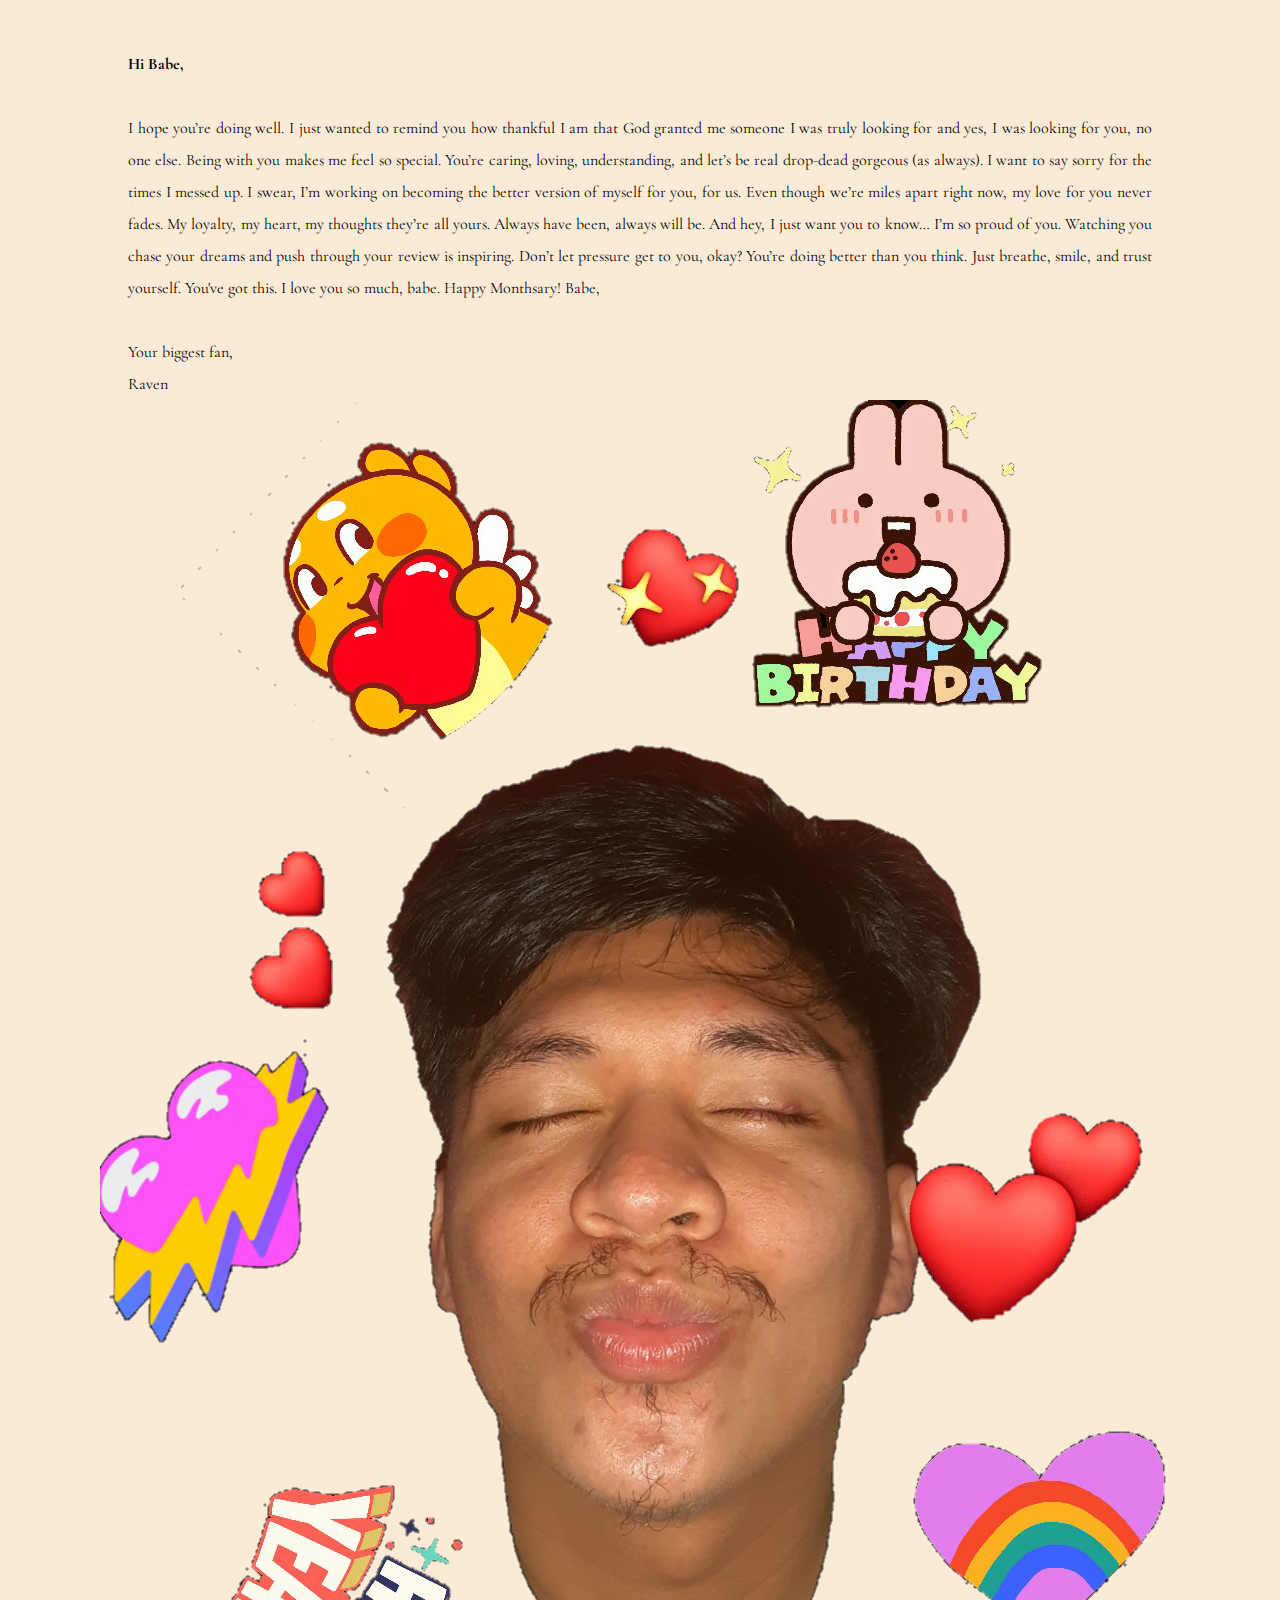
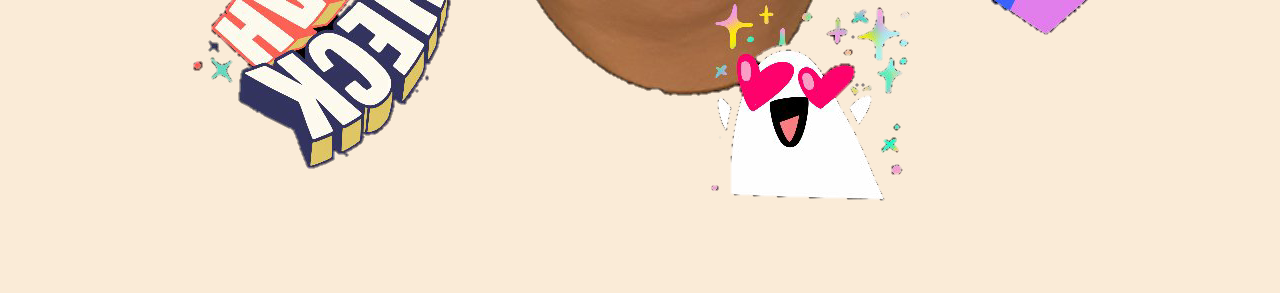
<file: last.html>
<!DOCTYPE html>
<html lang="en">
<head>
    <meta charset="UTF-8">
    <meta name="viewport" content="width=device-width, initial-scale=1.0">
    <title>Document</title>
    <link href="https://fonts.googleapis.com/css2?family=Cormorant+Garamond:wght@400;500;600;700&display=swap" rel="stylesheet">
    <link rel="stylesheet" href="style.css">
</head>
<body>
    <div class="last-content">
        <P><b>Hi Babe,</b> <br><br>
I hope you’re doing well. I just wanted to remind you how thankful I am that God granted me someone I was truly looking for and yes, I was looking for you, no one else.

Being with you makes me feel so special. You’re caring, loving, understanding, and let’s be real drop-dead gorgeous (as always).

I want to say sorry for the times I messed up. I swear, I’m working on becoming the better version of myself for you, for us.

Even though we’re miles apart right now, my love for you never fades. My loyalty, my heart, my thoughts they’re all yours. Always have been, always will be.

And hey, I just want you to know… I’m so proud of you. Watching you chase your dreams and push through your review is inspiring. Don’t let pressure get to you, okay? You’re doing better than you think. Just breathe, smile, and trust yourself. You've got this.

I love you so much, babe.
Happy Monthsary! 

Babe, <br><br>
Your biggest fan,<br>Raven </P>
        <div class="last-image-container">
        <img src="images/1753357037878.png" alt="">
    </div>
    </div>
    
</body>
</html>
</file>
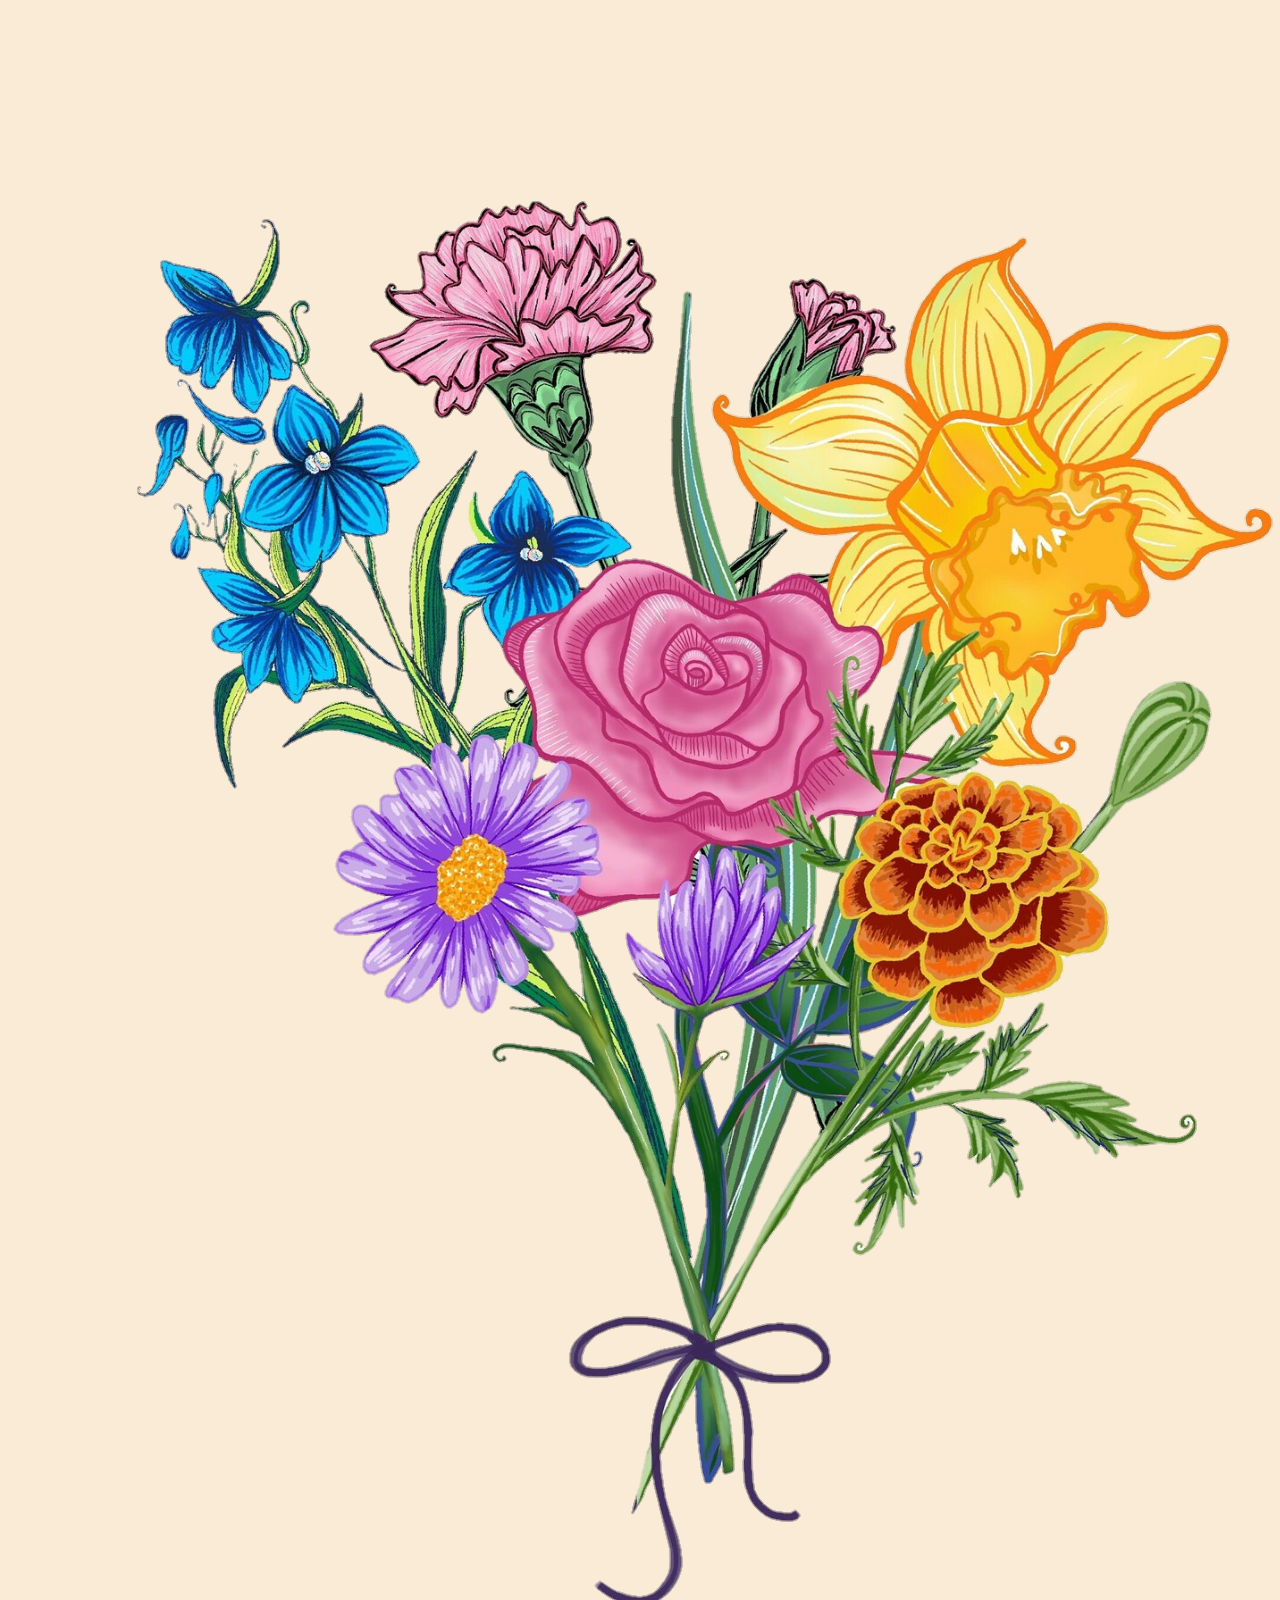
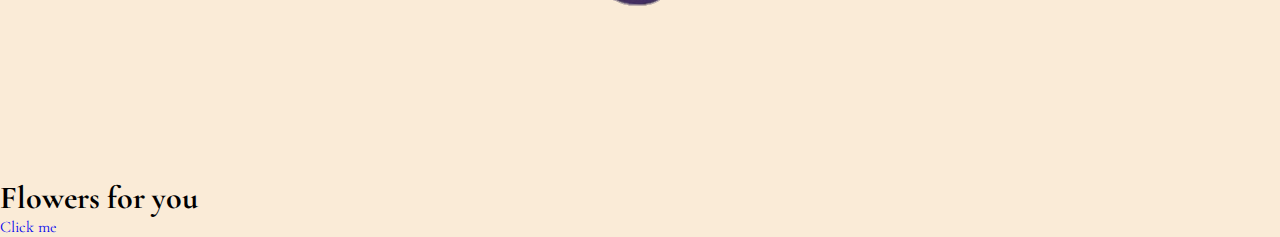
<file: page-one.html>
<!DOCTYPE html>
<html lang="en">
<head>
    <meta charset="UTF-8">
    <meta name="viewport" content="width=device-width, initial-scale=1.0">
    <title>Document</title>
    <link href="https://fonts.googleapis.com/css2?family=Cormorant+Garamond:wght@400;500;600;700&display=swap" rel="stylesheet">
    <link rel="stylesheet" href="style.css">
</head>
<body>
    <div class="page1-content">
        <div class="image-container">
            <img src="images/1753346672171.png" alt="">
            
        </div>
        <h1>Flowers for you</h1>
        <a href="page-two.html">Click me</a>
    </div>
    
</body>
</html>
</file>
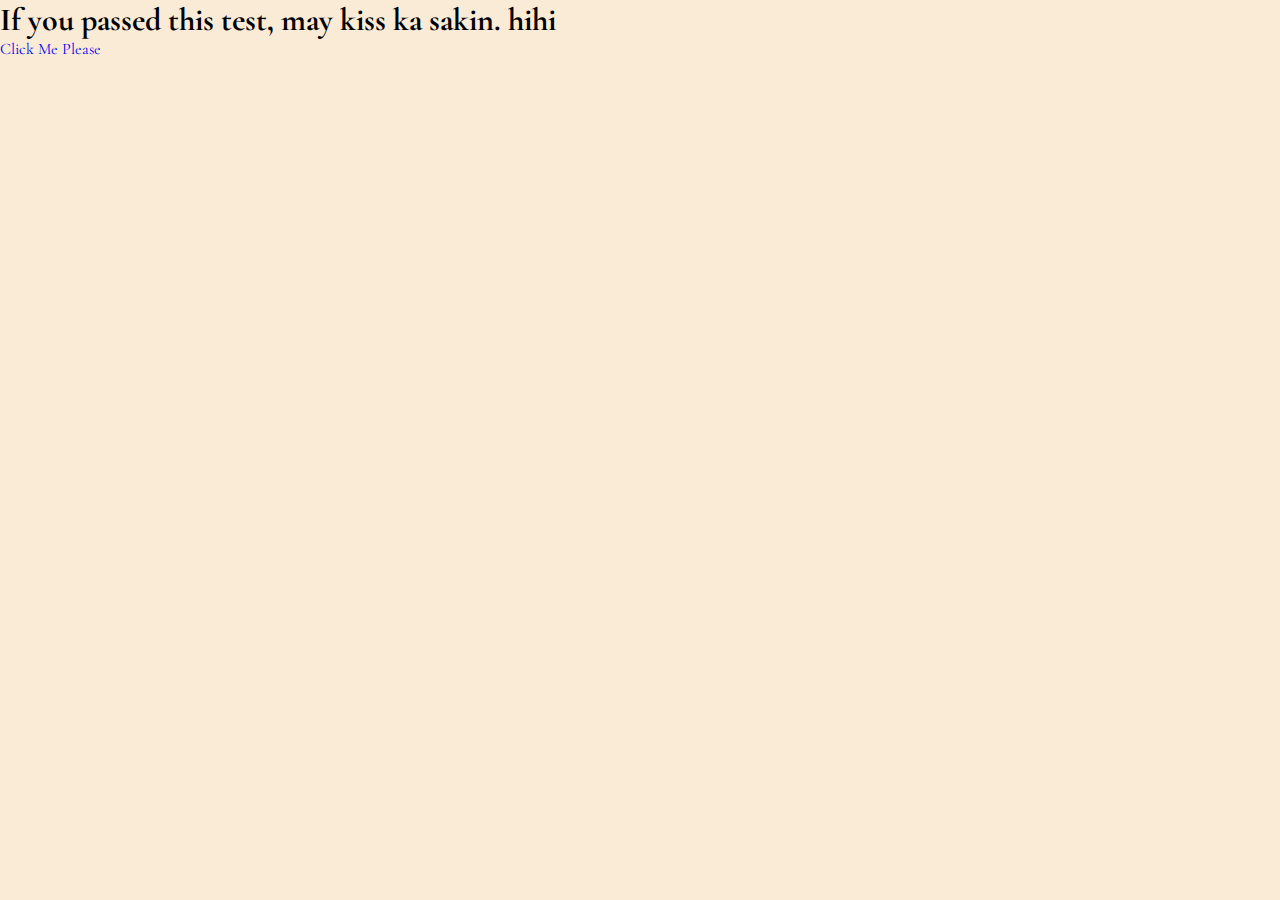
<file: page-two.html>
<!DOCTYPE html>
<html lang="en">
<head>
    <meta charset="UTF-8">
    <meta name="viewport" content="width=device-width, initial-scale=1.0">
    <title>Document</title>
    <link href="https://fonts.googleapis.com/css2?family=Cormorant+Garamond:wght@400;500;600;700&display=swap" rel="stylesheet">
    <link rel="stylesheet" href="style.css">
</head>
<body>
    <div class="page2-content">
        <h1>
            If you passed this test, may kiss ka sakin. hihi
        </h1>
        <a href="question1.html">Click Me Please</a>
    </div>
    
</body>
</html>
</file>
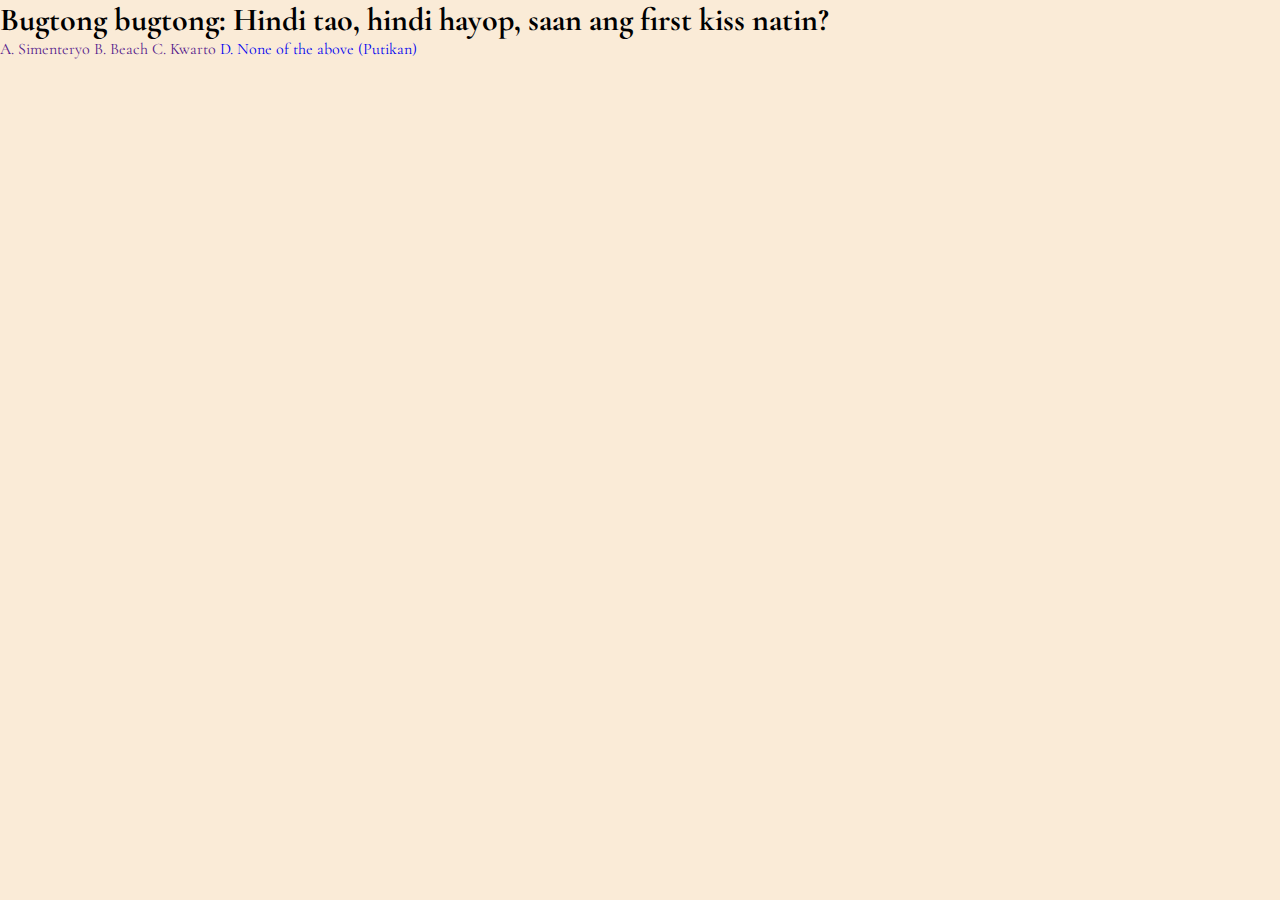
<file: question1.html>
<!DOCTYPE html>
<html lang="en">
<head>
    <meta charset="UTF-8">
    <meta name="viewport" content="width=device-width, initial-scale=1.0">
    <title>Document</title>
    <link href="https://fonts.googleapis.com/css2?family=Cormorant+Garamond:wght@400;500;600;700&display=swap" rel="stylesheet">
    <link rel="stylesheet" href="style.css">
</head>
<body>
    <div class="question-content">
        <h1>Bugtong bugtong: Hindi tao, hindi hayop, saan ang first kiss natin?</h1>
        <div class="choices">
            <a href="">A. Simenteryo</a>
            <a href="">B. Beach</a>
            <a href="">C. Kwarto</a>
            <a href="question2.html">D. None of the above (Putikan)</a>
        </div>
    </div>
</body>
</html>
</file>
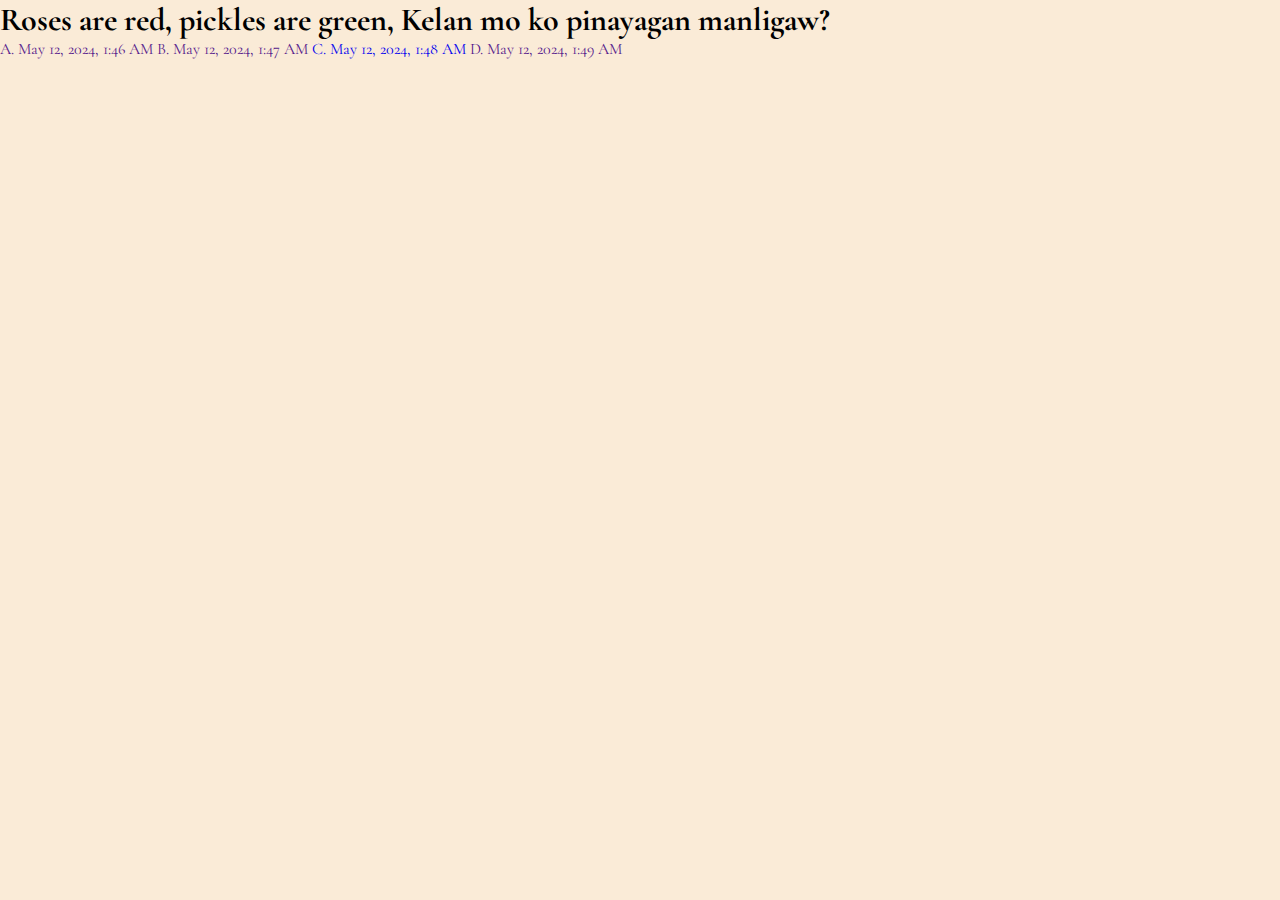
<file: question2.html>
<!DOCTYPE html>
<html lang="en">
<head>
    <meta charset="UTF-8">
    <meta name="viewport" content="width=device-width, initial-scale=1.0">
    <title>Document</title>
    <link href="https://fonts.googleapis.com/css2?family=Cormorant+Garamond:wght@400;500;600;700&display=swap" rel="stylesheet">
    <link rel="stylesheet" href="style.css">
</head>
<body>
    <div class="question-content">
        <h1>Roses are red, pickles are green, Kelan mo ko pinayagan manligaw?</h1>
        <div class="choices">
            <a href="">A. May 12, 2024, 1:46 AM</a>
            <a href="">B. May 12, 2024, 1:47 AM</a>
            <a href="question3.html">C. May 12, 2024, 1:48 AM</a>
            <a href="">D. May 12, 2024, 1:49 AM</a>
        </div>
    </div>
</body>
</html>
</file>
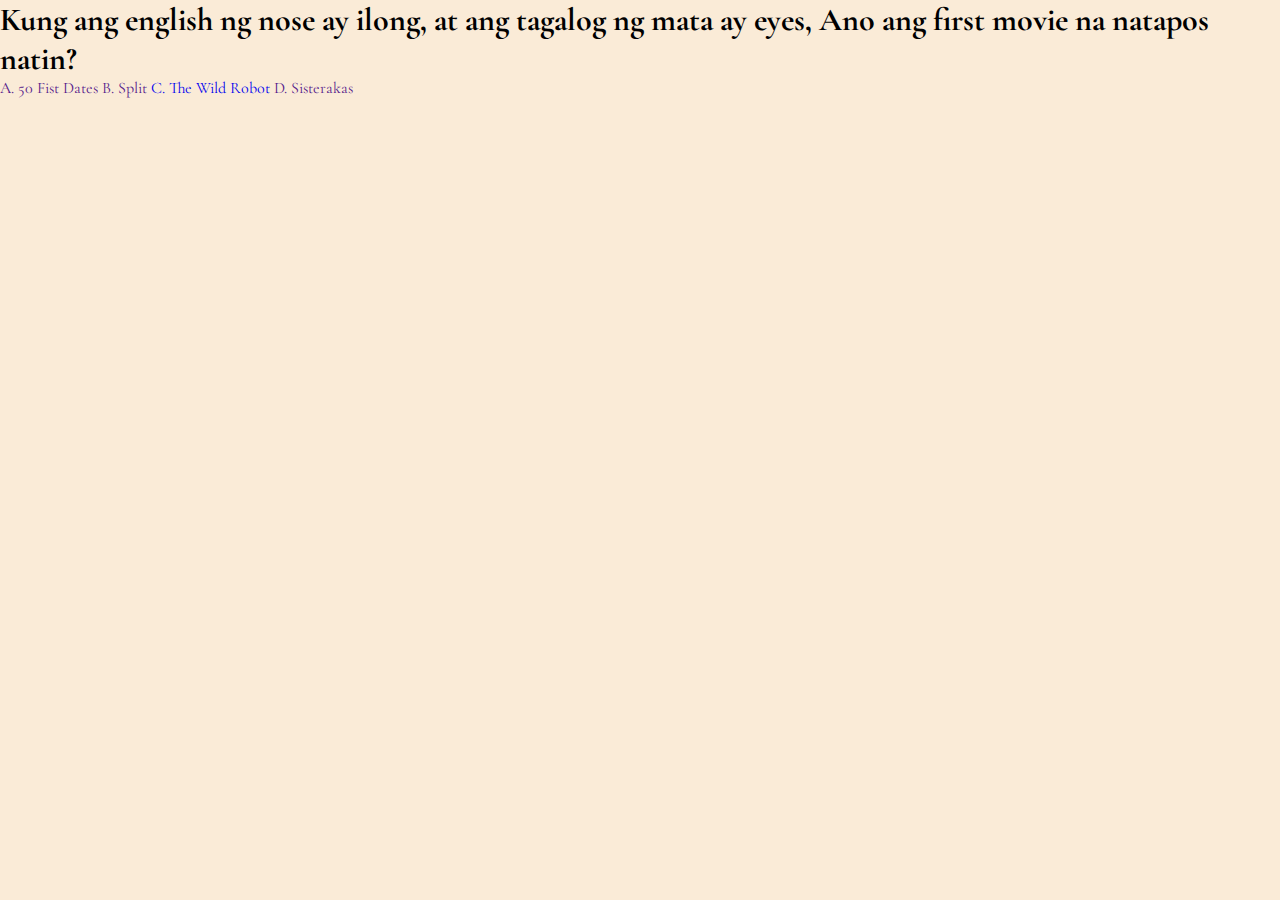
<file: question3.html>
<!DOCTYPE html>
<html lang="en">
<head>
    <meta charset="UTF-8">
    <meta name="viewport" content="width=device-width, initial-scale=1.0">
    <title>Document</title>
    <link href="https://fonts.googleapis.com/css2?family=Cormorant+Garamond:wght@400;500;600;700&display=swap" rel="stylesheet">
    <link rel="stylesheet" href="style.css">
</head>
<body>
    <div class="question-content">
        <h1>Kung ang english ng nose ay ilong, at ang tagalog ng mata ay eyes, Ano ang first movie na natapos natin?</h1>
        <div class="choices">
            <a href="">A. 50 Fist Dates</a>
            <a href="">B. Split</a>
            <a href="question4.html">C. The Wild Robot</a>
            <a href="">D. Sisterakas</a>
        </div>
    </div>
</body>
</html>
</file>
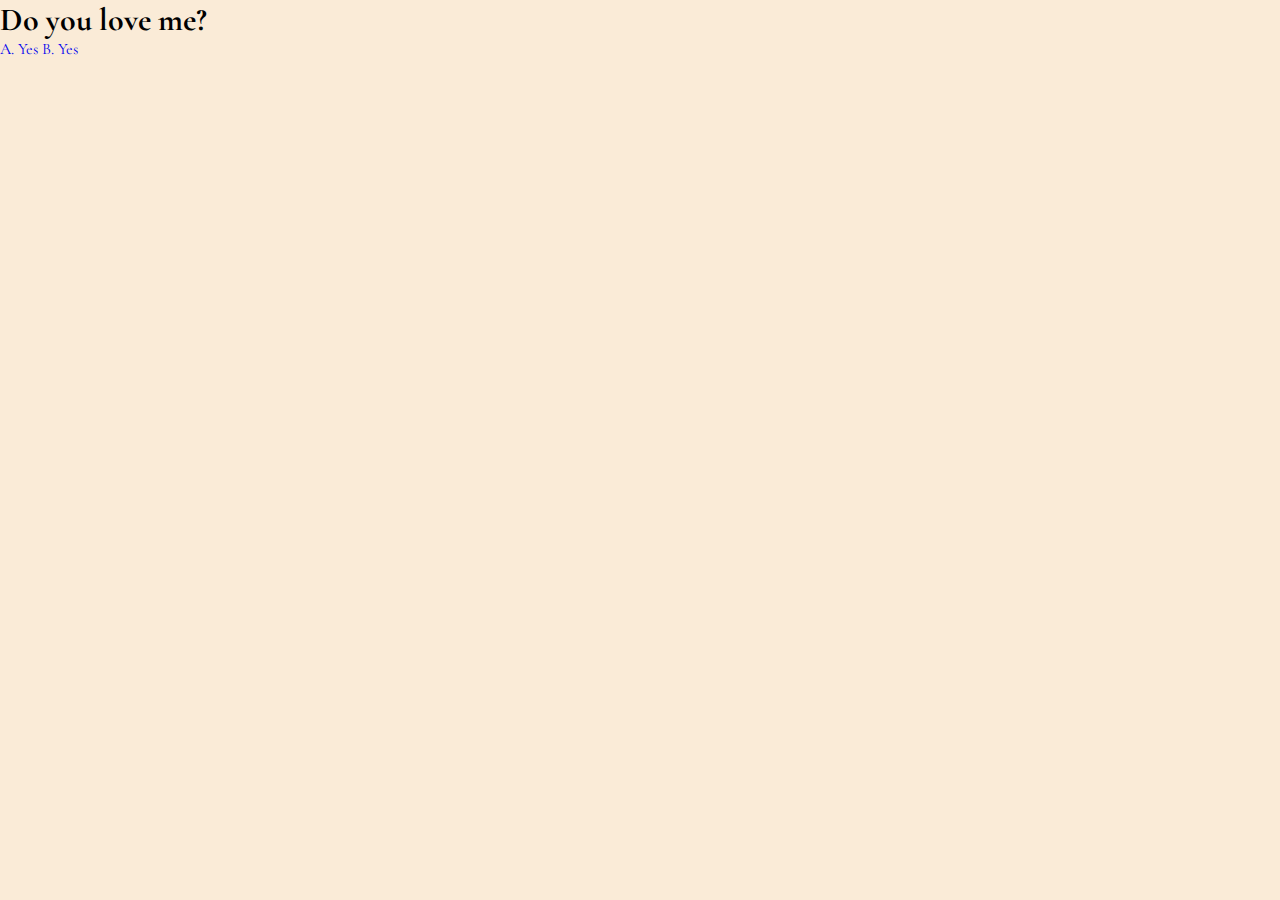
<file: question4.html>
<!DOCTYPE html>
<html lang="en">
<head>
    <meta charset="UTF-8">
    <meta name="viewport" content="width=device-width, initial-scale=1.0">
    <title>Document</title>
<link href="https://fonts.googleapis.com/css2?family=Cormorant+Garamond:wght@400;500;600;700&display=swap" rel="stylesheet">
    <link rel="stylesheet" href="style.css">
</head>
<body>
    <div class="question-content">
        <h1>Do you love me?</h1>
        <div class="choices">
            <a href="last.html">A. Yes</a>
            <a href="last.html">B. Yes</a>
            
        </div>
    </div>
</body>
</html>
</file>
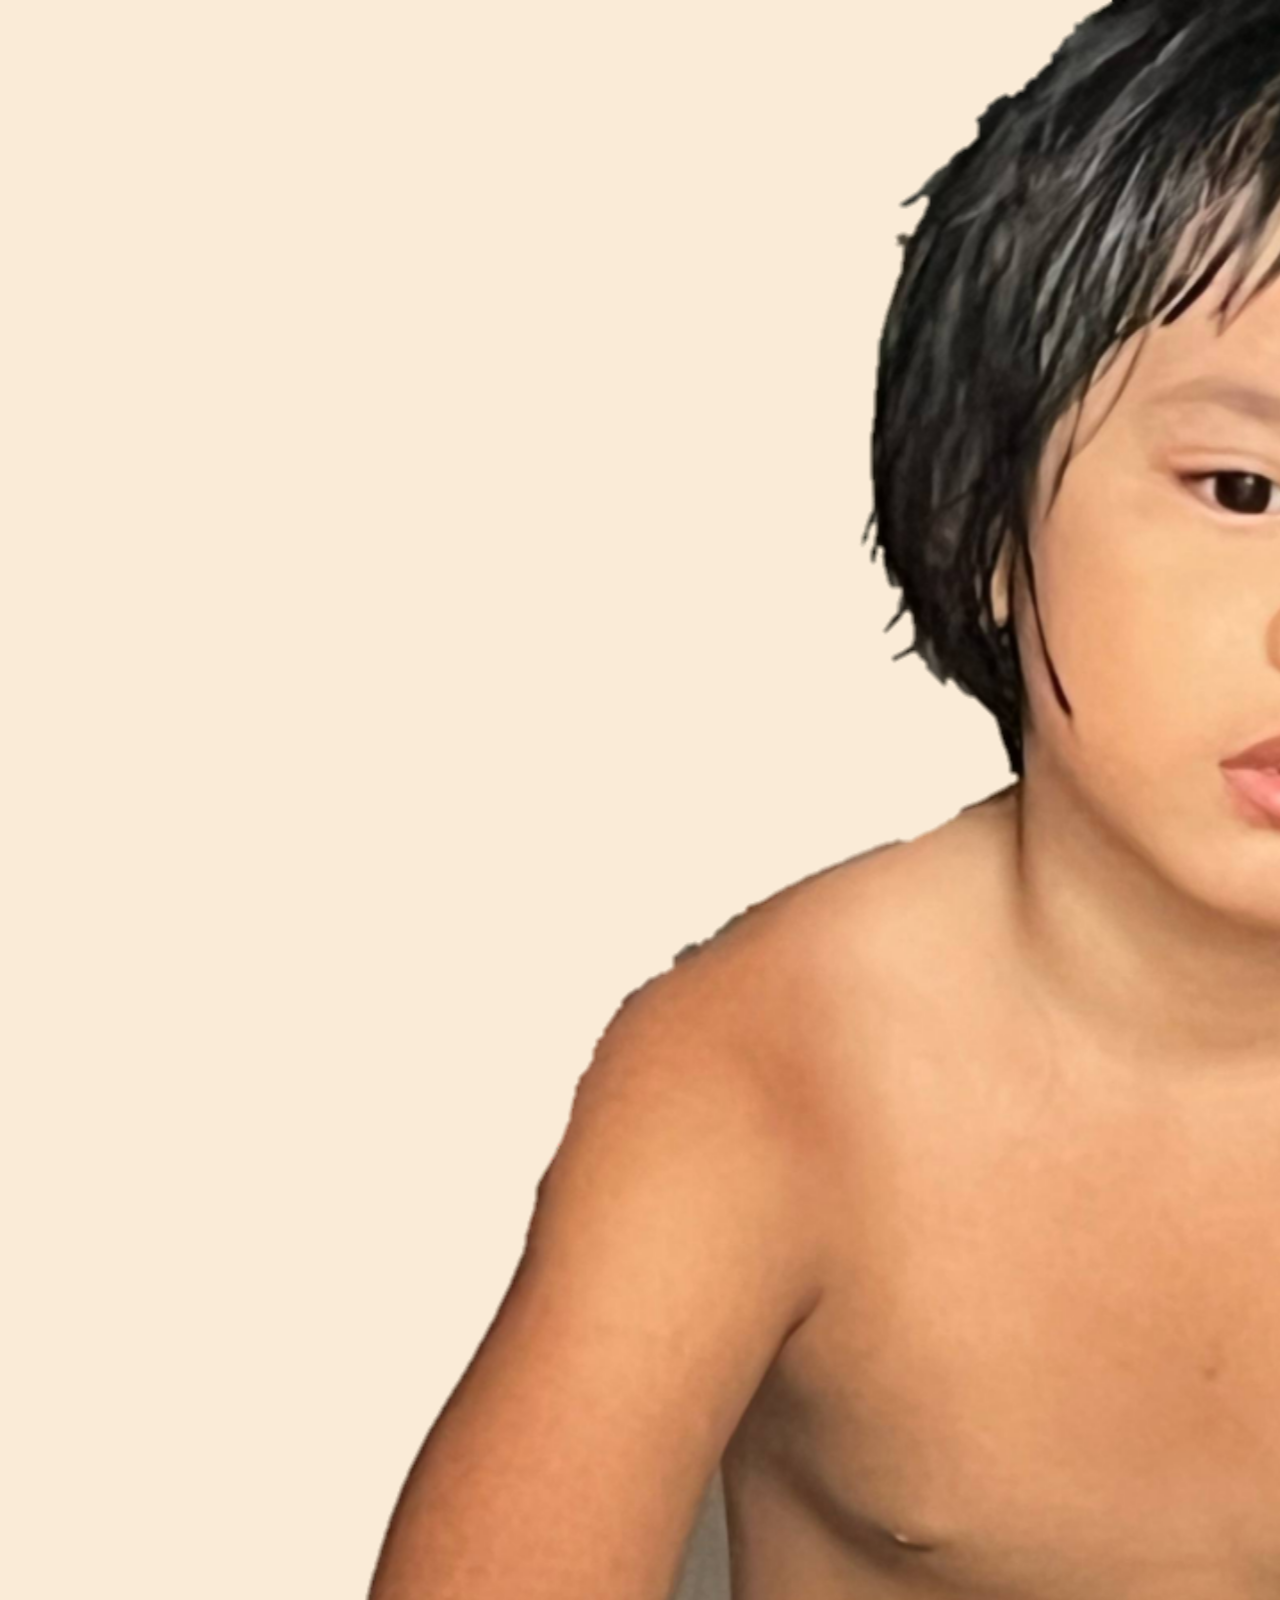
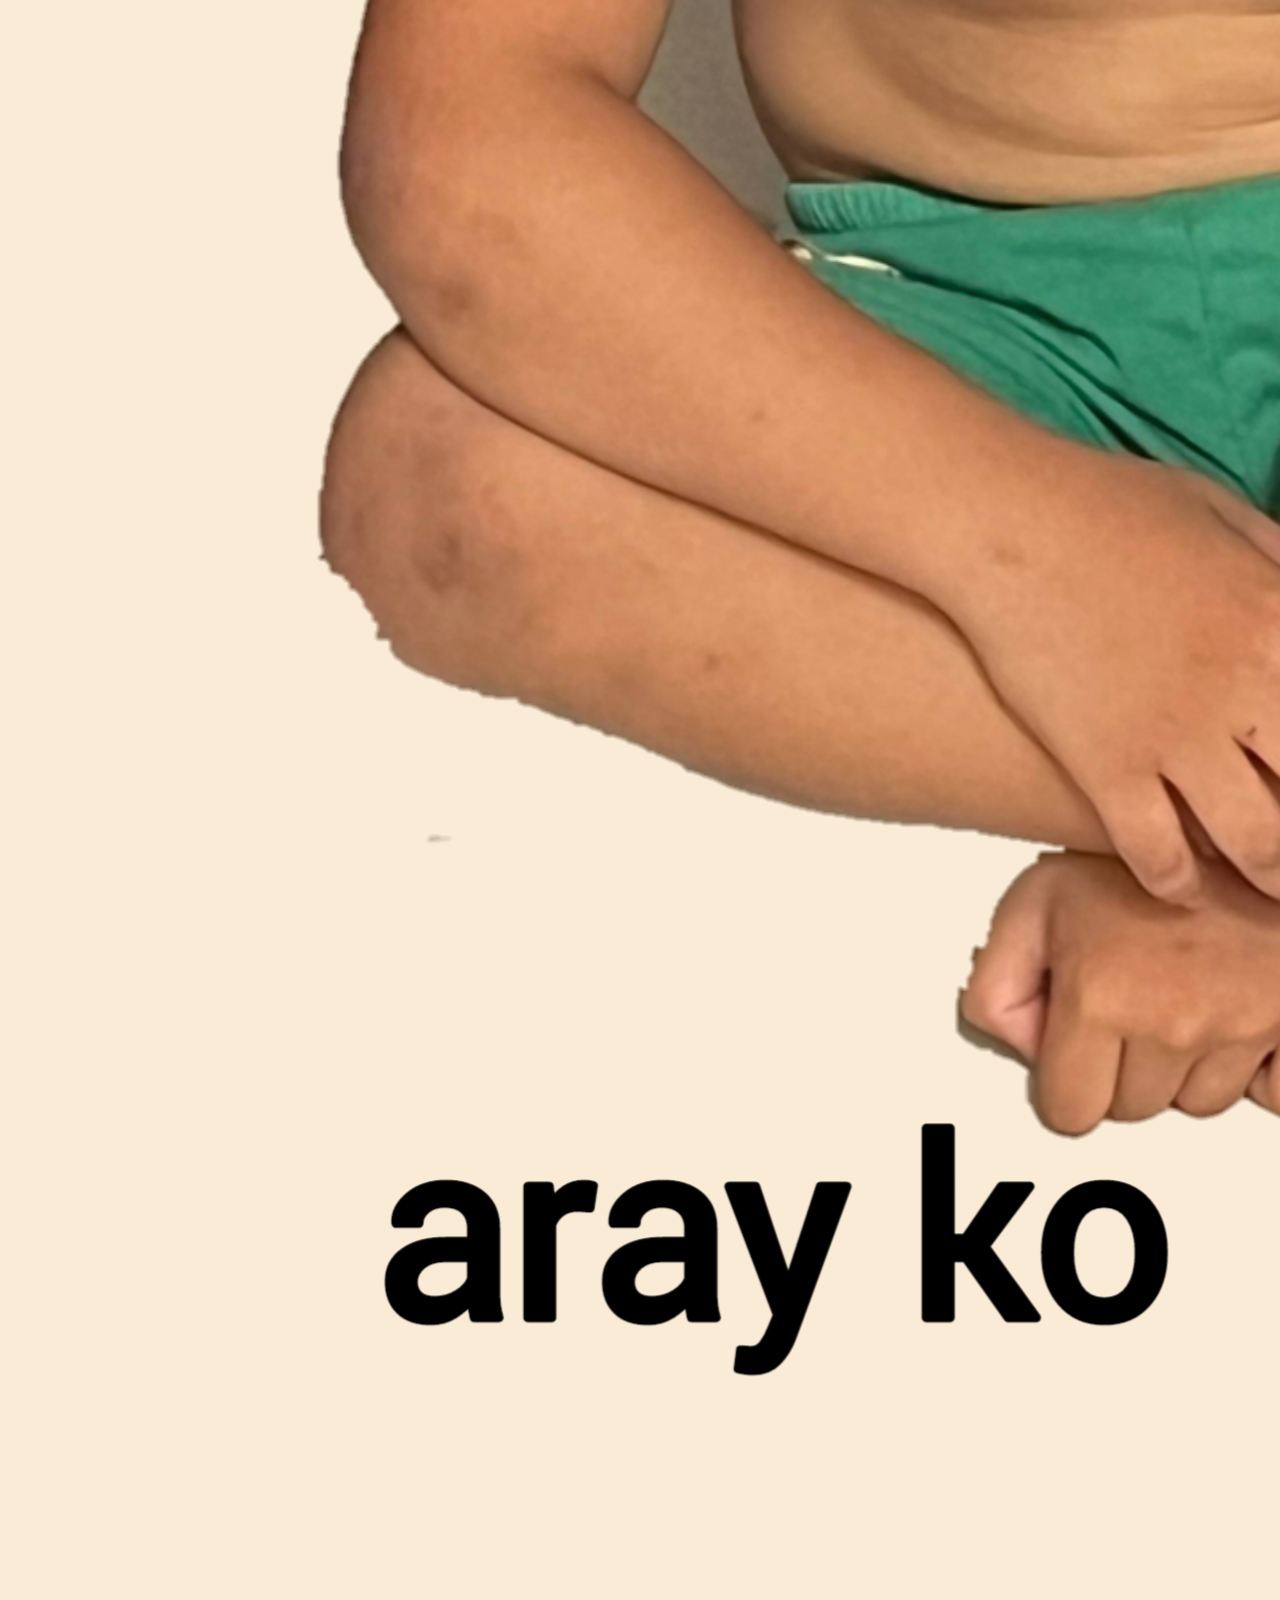
<file: wrong.html>
<!DOCTYPE html>
<html lang="en">
<head>
    <meta charset="UTF-8">
    <meta name="viewport" content="width=device-width, initial-scale=1.0">
    <title>Document</title>
    <link href="https://fonts.googleapis.com/css2?family=Cormorant+Garamond:wght@400;500;600;700&display=swap" rel="stylesheet">
    <link rel="stylesheet" href="style.css">
</head>
<body>
    <div class="aidan">
        <img src="images/20250724_205411.png" alt="">
    </div>
</body>
</html>
</file>
<file: style.css>
* {
  margin: 0;
  padding: 0;
  box-sizing: border-box;
  text-decoration: none;
  scroll-behavior: smooth;
  font-family: 'Cormorant Garamond';
  scroll-behavior: smooth;
  background-color: antiquewhite;
}


    

@media (max-width: 767px){

body{
    font-family: 'Cormorant Garamond';
   
}

* {
  margin: 0;
  padding: 0;
  box-sizing: border-box;
  text-decoration: none;
  scroll-behavior: smooth;
  font-family: 'Cormorant Garamond';
  scroll-behavior: smooth;
}

.home-content{
    display: flex;
    flex-direction: column;
   
   align-items: center;
   padding-top: 17rem;
 
}
h1{
    padding-bottom: 1rem;
   
}

 a{
    font-size: 1.3rem;
    font-weight: 700;
}

.image-container{
    display: flex;
    justify-content: center;
}
.image-container img{
    width: 20rem;
    padding-top: 5rem;

}
.last-image-container img{
    width: 17rem;
    padding-top: 2rem;
    padding-right: 1rem;
    

}


.page1-content{
    display: flex;
    flex-direction: column;
    align-items: center;
}

.page2-content{
    display: flex;
    flex-direction: column;
    align-items: center;
    text-align: center;
    padding: 17rem 10%;
}
.question-content{
    display: flex;
    flex-direction: column;
    align-items: center;
    text-align: center;
    padding-top: 11rem;
    padding-left: 10%;
    padding-right: 10%;
    
}
.choices{
    display: flex;
    flex-direction: column;
    text-align: left;
    padding-top: 1rem;
}
.choices a{
    padding-bottom: .5rem;
    color:  black;
}

.aidan{
    display: flex;
    justify-content: center;
    
}
.aidan img{
    width: 20rem;
    padding-top: 7rem;
}
}
.last-content{
    display: flex;
    flex-direction: column;
    align-items: center;
    padding: 3rem 10%;
}
p{
    text-align: justify;
    line-height: 2;
}
</file>
